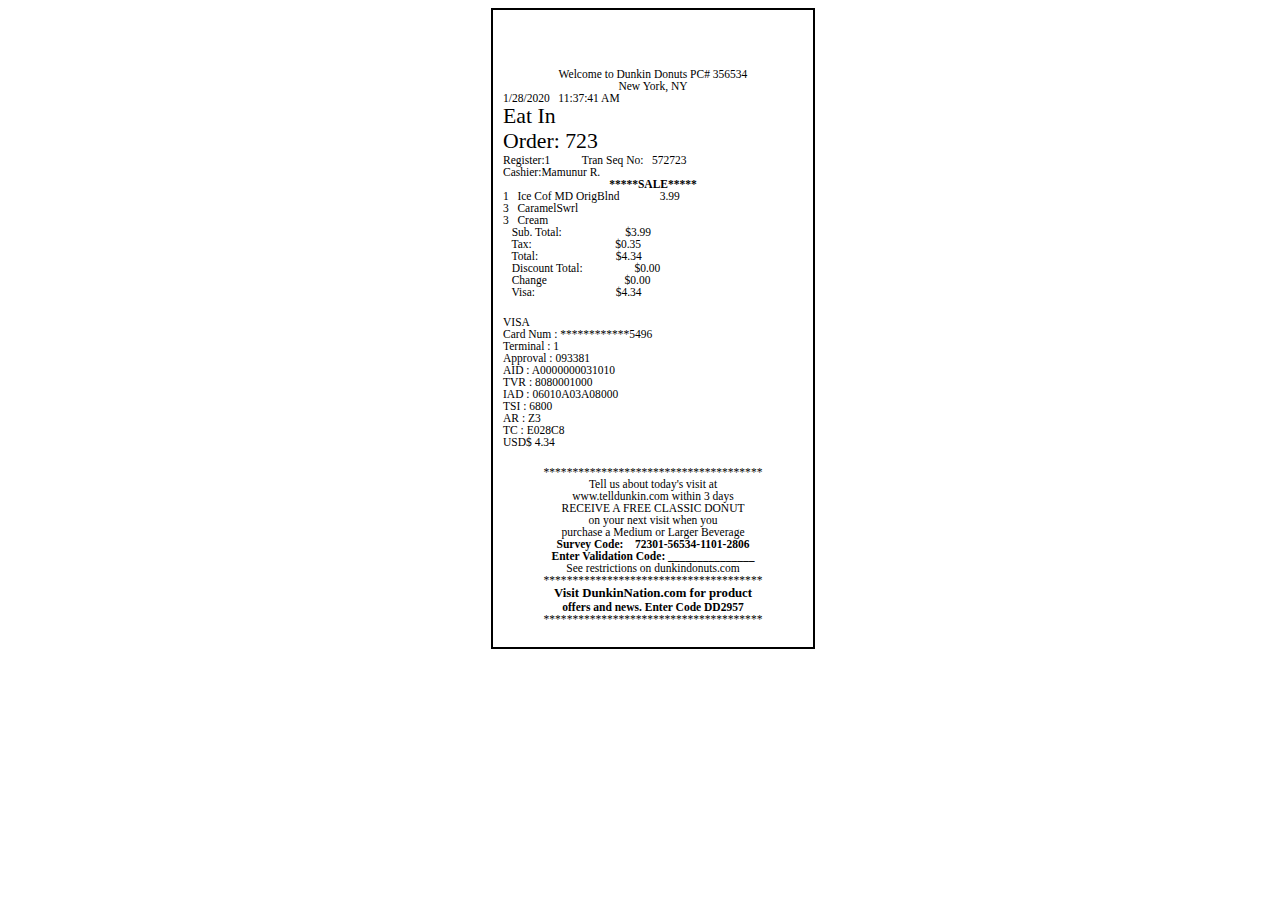
<file: week-1/index-1.html>
<!DOCTYPE html>
<html lang="en">
<head>
    <meta charset="UTF-8">
    <meta name="viewport" content="width=device-width, initial-scale=1.0">
    <meta http-equiv="X-UA-Compatible" content="ie=edge">

    <title>receipt 2</title>
</head>
<body>
    <div class="doc">
        <div class="content">
            <div class="welcome">
                <br/>
                <br/>
                <br/>
                <br/>
                Welcome to Dunkin Donuts PC# 356534 <br/>
                New York, NY
            </div>
            <div class="welcomecont">
                1/28/2020 &nbsp; 11:37:41 AM
            </div>
            <div class="order">
                Eat In <br/>
                Order: 723
            </div>
            <div class="register">
                Register:1 &nbsp; &nbsp; &nbsp; &nbsp; &nbsp; Tran Seq No: &nbsp; 572723 <br/>
                Cashier:Mamunur R. 
            </div>
            <div class="sale">
                <strong>
                *****SALE*****</strong>
            </div>
            <div class="item">
                1 &nbsp; Ice Cof MD OrigBlnd &nbsp;&nbsp;&nbsp;&nbsp;&nbsp;&nbsp;&nbsp;&nbsp;&nbsp;&nbsp;&nbsp;&nbsp; 3.99 <br/>
                3 &nbsp; CaramelSwrl <br/>
                3 &nbsp; Cream <br/>
                &nbsp;&nbsp; Sub. Total: &nbsp;&nbsp;&nbsp;&nbsp;&nbsp;&nbsp;&nbsp;&nbsp;&nbsp;&nbsp;&nbsp;&nbsp;&nbsp;&nbsp;&nbsp;&nbsp;&nbsp;&nbsp;&nbsp;&nbsp; $3.99 <br/>
                &nbsp;&nbsp; Tax: &nbsp;&nbsp;&nbsp;&nbsp;&nbsp;&nbsp;&nbsp;&nbsp;&nbsp;&nbsp;&nbsp;&nbsp;&nbsp;&nbsp;&nbsp;&nbsp;&nbsp;&nbsp;&nbsp;&nbsp;&nbsp;&nbsp;&nbsp;&nbsp;&nbsp;&nbsp;&nbsp; $0.35 <br/>
                &nbsp;&nbsp; Total: &nbsp;&nbsp;&nbsp;&nbsp;&nbsp;&nbsp;&nbsp;&nbsp;&nbsp;&nbsp;&nbsp;&nbsp;&nbsp;&nbsp;&nbsp;&nbsp;&nbsp;&nbsp;&nbsp;&nbsp;&nbsp;&nbsp;&nbsp;&nbsp;&nbsp; $4.34 <br/>
                &nbsp;&nbsp; Discount Total: &nbsp;&nbsp;&nbsp;&nbsp;&nbsp;&nbsp;&nbsp;&nbsp;&nbsp;&nbsp;&nbsp;&nbsp;&nbsp;&nbsp;&nbsp;&nbsp; $0.00 <br/>
                &nbsp;&nbsp; Change &nbsp;&nbsp;&nbsp;&nbsp;&nbsp;&nbsp;&nbsp;&nbsp;&nbsp;&nbsp;&nbsp;&nbsp;&nbsp;&nbsp;&nbsp;&nbsp;&nbsp;&nbsp;&nbsp;&nbsp;&nbsp;&nbsp;&nbsp;&nbsp;&nbsp; $0.00 <br/>
                &nbsp;&nbsp; Visa: &nbsp;&nbsp;&nbsp;&nbsp;&nbsp;&nbsp;&nbsp;&nbsp;&nbsp;&nbsp;&nbsp;&nbsp;&nbsp;&nbsp;&nbsp;&nbsp;&nbsp;&nbsp;&nbsp;&nbsp;&nbsp;&nbsp;&nbsp;&nbsp;&nbsp;&nbsp; $4.34 <br/>

            </div>
            <br/>
            <div class="cardnom">
                VISA <br/>
                Card Num : ************5496 <br/>
                Terminal : 1 <br/>
                Approval : 093381 <br/>
                AID : A0000000031010 <br/>
                TVR : 8080001000 <br/>
                IAD : 06010A03A08000 <br/>
                TSI : 6800 <br/>
                AR : Z3 <br/>
                TC : E028C8 <br/>
                USD$ 4.34 <br/>
            </div>
            <br/>
            <div class="starline1">
                ************************************** <br/>
                Tell us about today's visit at <br/>
                www.telldunkin.com within 3 days <br/>
                RECEIVE A FREE CLASSIC DONUT <br/>
                on your next visit when you <br/>
                purchase a Medium or Larger Beverage <br/>
                <strong>Survey Code: &nbsp;&nbsp; 72301-56534-1101-2806 <br/>
                Enter Validation Code: _______________ <br/></strong>
                See restrictions on dunkindonuts.com <br/>
                ************************************** 

            
            </div>
            <div class="visit">
                <strong>
                Visit DunkinNation.com for product <br/></strong>
            </div>
            <div class="offers">
                <strong>offers and news. Enter Code DD2957 <br/></strong>
                ************************************** <br/>
                <br/>
            </div>

        </div>

    </div>
    
</body>

<style>
    .doc {
     max-width: 300px;
     margin: auto;
}

    .content {
     width: 300px;
     border: 2px solid black;
     padding: 10px;
     margin: 1px;
}

    .welcome {
    font-family: input mono compressed, regular;
    font-size: .9vw; 
    text-align: center;
}

    .welcomecont {
    font-family: input mono compressed, regular;
    font-size: .9vw;   
}

    .order {
    font-family: input mono narrow, regular;
    font-size: 1.7vw;
}

    .register {
    font-family: input mono compressed, regular;
    font-size: .9vw;
}

    .sale {
    font-family: input mono condensed, medium;
    font-size: .9vw;
    text-align: center;
}

    .item {
    font-family: input mono compressed, regular;
    font-size: .9vw; 
     
}

    .cardnom {
    font-family: input mono compressed, regular;
    font-size: .9vw; 
}

    .starline1 {
    font-family: input mono compressed, regular;
    font-size: .9vw; 
    text-align: center;  
}

    .visit{
    font-family: input mono condensed, medium;
    font-size: 1vw;
    text-align: center;
}

    .offers {
    font-family: input mono compressed, regular;
    font-size: .9vw; 
    text-align: center;  
}


</style>
</html>
</file>
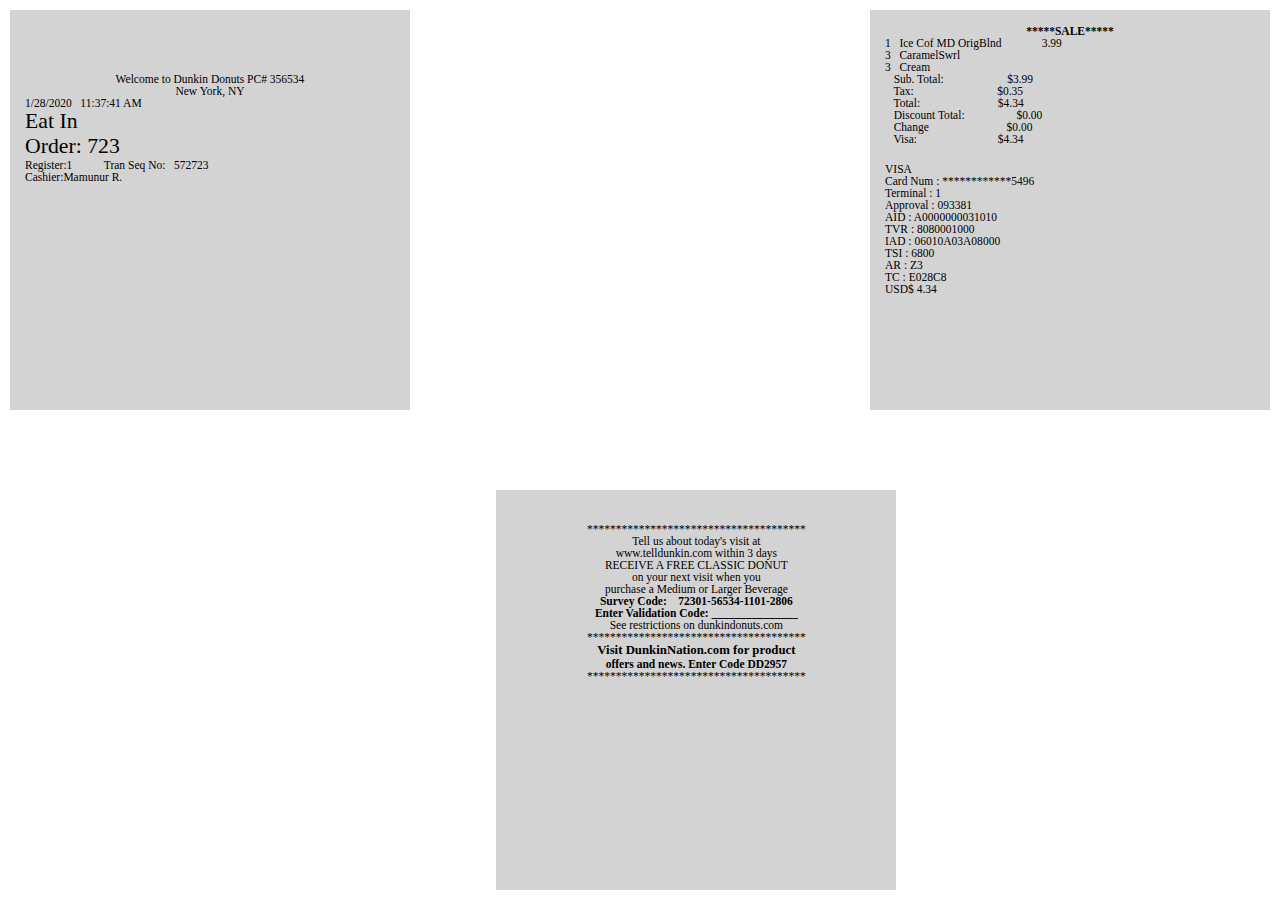
<file: week-2/index-1 copy.html>
<!DOCTYPE html>
<html lang="en">
<head>
    <meta charset="UTF-8">
    <meta name="viewport" content="width=device-width, initial-scale=1.0">
    <meta http-equiv="X-UA-Compatible" content="ie=edge">
    <link rel="stylesheet" type="text/css" href="style-1.css">
    <title>receipt 2</title>
</head>
<body>
    <div class="doc">
        
        <div class="upper-left-box">
            <div class="welcome">
                <br/>
                <br/>
                <br/>
                <br/>
                Welcome to Dunkin Donuts PC# 356534 <br/>
                New York, NY
            </div>
            <div class="welcomecont">
                1/28/2020 &nbsp; 11:37:41 AM
            </div>
            <div class="order">
                Eat In <br/>
                Order: 723
            </div>
            <div class="register">
                Register:1 &nbsp; &nbsp; &nbsp; &nbsp; &nbsp; Tran Seq No: &nbsp; 572723 <br/>
                Cashier:Mamunur R. 
            </div>
        </div> 
        
        <div class="upper-right-box"> 
            <div class="sale">
                <strong>
                *****SALE*****</strong>
            </div>
            <div class="item">
                1 &nbsp; Ice Cof MD OrigBlnd &nbsp;&nbsp;&nbsp;&nbsp;&nbsp;&nbsp;&nbsp;&nbsp;&nbsp;&nbsp;&nbsp;&nbsp; 3.99 <br/>
                3 &nbsp; CaramelSwrl <br/>
                3 &nbsp; Cream <br/>
                &nbsp;&nbsp; Sub. Total: &nbsp;&nbsp;&nbsp;&nbsp;&nbsp;&nbsp;&nbsp;&nbsp;&nbsp;&nbsp;&nbsp;&nbsp;&nbsp;&nbsp;&nbsp;&nbsp;&nbsp;&nbsp;&nbsp;&nbsp; $3.99 <br/>
                &nbsp;&nbsp; Tax: &nbsp;&nbsp;&nbsp;&nbsp;&nbsp;&nbsp;&nbsp;&nbsp;&nbsp;&nbsp;&nbsp;&nbsp;&nbsp;&nbsp;&nbsp;&nbsp;&nbsp;&nbsp;&nbsp;&nbsp;&nbsp;&nbsp;&nbsp;&nbsp;&nbsp;&nbsp;&nbsp; $0.35 <br/>
                &nbsp;&nbsp; Total: &nbsp;&nbsp;&nbsp;&nbsp;&nbsp;&nbsp;&nbsp;&nbsp;&nbsp;&nbsp;&nbsp;&nbsp;&nbsp;&nbsp;&nbsp;&nbsp;&nbsp;&nbsp;&nbsp;&nbsp;&nbsp;&nbsp;&nbsp;&nbsp;&nbsp; $4.34 <br/>
                &nbsp;&nbsp; Discount Total: &nbsp;&nbsp;&nbsp;&nbsp;&nbsp;&nbsp;&nbsp;&nbsp;&nbsp;&nbsp;&nbsp;&nbsp;&nbsp;&nbsp;&nbsp;&nbsp; $0.00 <br/>
                &nbsp;&nbsp; Change &nbsp;&nbsp;&nbsp;&nbsp;&nbsp;&nbsp;&nbsp;&nbsp;&nbsp;&nbsp;&nbsp;&nbsp;&nbsp;&nbsp;&nbsp;&nbsp;&nbsp;&nbsp;&nbsp;&nbsp;&nbsp;&nbsp;&nbsp;&nbsp;&nbsp; $0.00 <br/>
                &nbsp;&nbsp; Visa: &nbsp;&nbsp;&nbsp;&nbsp;&nbsp;&nbsp;&nbsp;&nbsp;&nbsp;&nbsp;&nbsp;&nbsp;&nbsp;&nbsp;&nbsp;&nbsp;&nbsp;&nbsp;&nbsp;&nbsp;&nbsp;&nbsp;&nbsp;&nbsp;&nbsp;&nbsp; $4.34 <br/>
            </div>
            <br/>
            <div class="cardnom">
                VISA <br/>
                Card Num : ************5496 <br/>
                Terminal : 1 <br/>
                Approval : 093381 <br/>
                AID : A0000000031010 <br/>
                TVR : 8080001000 <br/>
                IAD : 06010A03A08000 <br/>
                TSI : 6800 <br/>
                AR : Z3 <br/>
                TC : E028C8 <br/>
                USD$ 4.34 <br/>
            </div>
        </div>

        <div class="lower-middle-box">
            <br/>
            <div class="starline1">
                ************************************** <br/>
                Tell us about today's visit at <br/>
                www.telldunkin.com within 3 days <br/>
                RECEIVE A FREE CLASSIC DONUT <br/>
                on your next visit when you <br/>
                purchase a Medium or Larger Beverage <br/>
                <strong>Survey Code: &nbsp;&nbsp; 72301-56534-1101-2806 <br/>
                Enter Validation Code: _______________ <br/></strong>
                See restrictions on dunkindonuts.com <br/>
                ************************************** 

            
            </div>
            <div class="visit">
                <strong>
                Visit DunkinNation.com for product <br/></strong>
            </div>
            <div class="offers">
                <strong>offers and news. Enter Code DD2957 <br/></strong>
                ************************************** <br/>
                <br/>
            </div>
        </div>


        </div>

    </div>
</body>

</html>
</file>
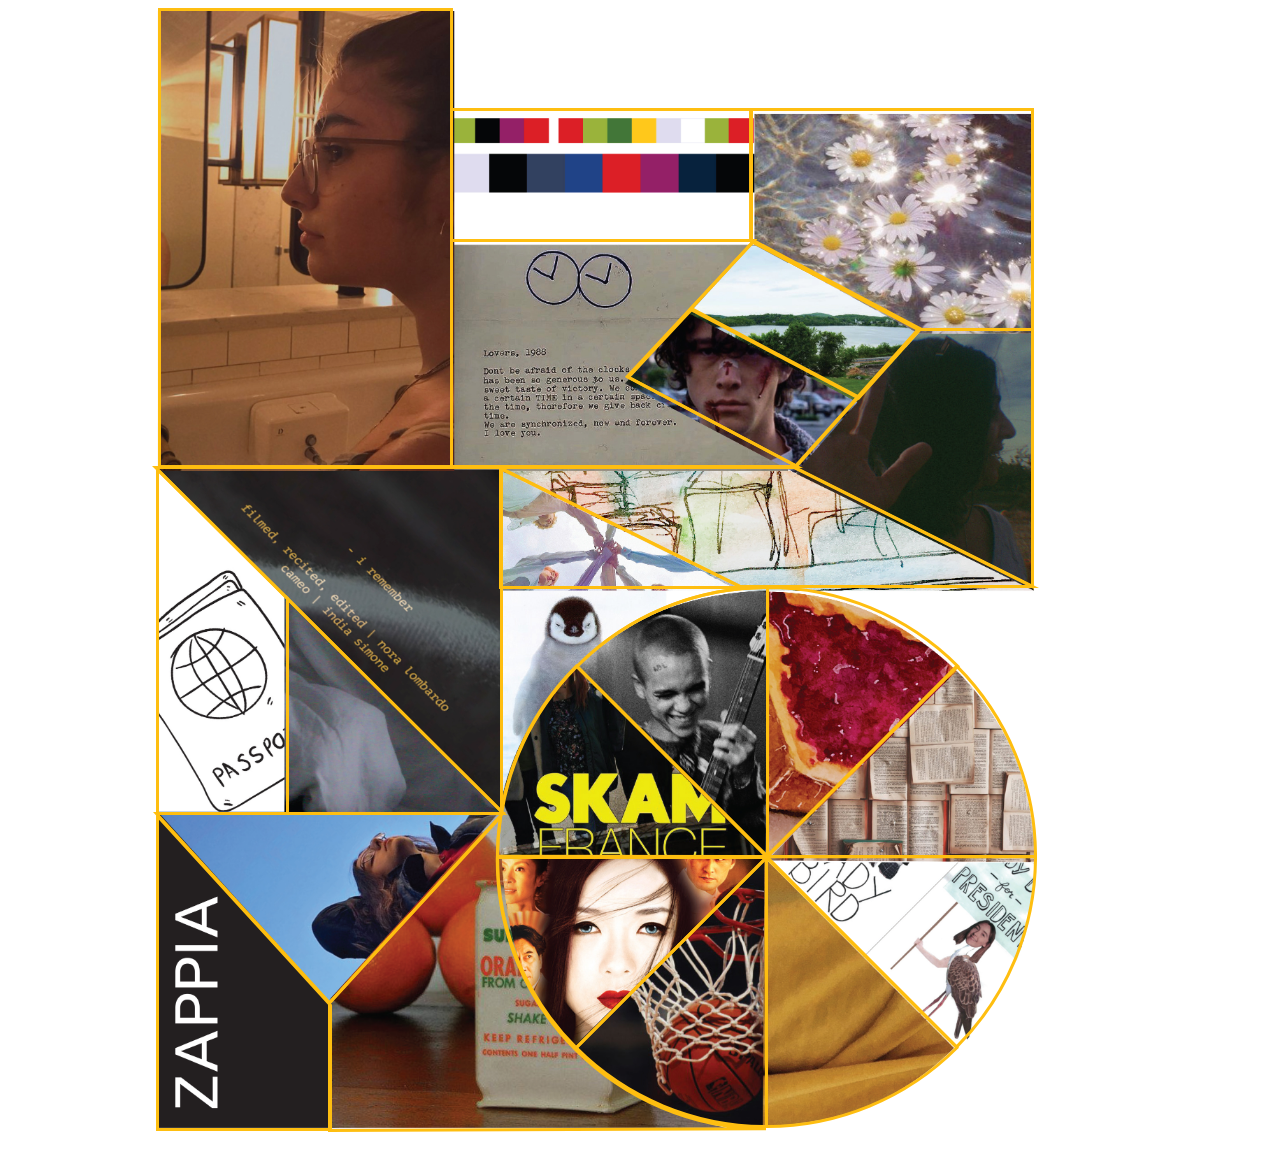
<file: week-4:5/whoisnora.html>
<!DOCTYPE html>
<html lang="en">
<head>
    <meta charset="UTF-8">
    <meta name="viewport" content="width=device-width, initial-scale=1.0">
    <meta http-equiv="X-UA-Compatible" content="ie=edge">
    <link rel="stylesheet" type="text/css" href="whoisnora.css">
    <title>WHOISNORA</title>
</head>
<body>
    <div class="content">

        <div id="canvas">
            <img src="canvas.jpg" width="890" ></img>
        </div>


        <div class="self-portrait">
            <img src="selfportrait.svg"></img>
        </div>
        
        <div class="fullname">
            <img src="fullname.svg" ></div></img>
        </div>

        <div class="nicknames">
            <img src="nicknames.svg"></img>
        </div>

        <div class="hobbies">
            <img src="hobbies.svg"></img>
        </div>

        <div class="placeborn">
            <img src="placeborn.svg"></img>
        </div>
        
        <div class="birthday">
            <img src="birthday.svg"></img>
        </div>

        <div class="myfamily">
            <img src="myfamily.svg"></img>
        </div>

        <div class="lived">
            <img src="placeslived.svg"></img>
        </div>

        <div class="person">
            <img src="lookupto.svg"></img>
        </div>

        <div class="accomplishment">
            <img src="proudof.svg"></img>
        </div>

        <div class="never">
            <img src="ihavenever.svg"></img>
        </div>

        <div class="pasttime">
            <img src="freetime.svg"></img>
        </div>

        <div class="pets">
            <img src="pets.svg"></img>
        </div>

        <div class="recent">
            <img src="recentmem.svg"></img>
        </div>

        <div class="teacher">
            <img src="goodteacher.svg"></img>
        </div>

        <div class="childhood">
            <img src="childhoodmem.svg"></img>
        </div>

        <div class="tv">
            <img src="tvshow.svg"></img>
        </div>

        <div class="music">
            <img src="music.svg"></img>
        </div>

        <div class="food">
            <img src="food.svg"></img>
        </div>

        <div class="subject">
            <img src="class.svg"></img>
        </div>

        <div class="movie">
            <img src="movie.svg"></img>
        </div>

        <div class="colour">
            <img src="colour.svg"></img>
        </div>

        <div class="sport">
            <img src="sport.svg"></img>
        </div>

        <div class="book">
            <img src="book.svg"></img>
        </div>


    </div>
    
</body>
</html>
</file>
<file: week-2/style-1.css>
.doc {
    max-width:300px;
    margin: auto;
}

   .content {
    width: 300px;
    border: 2px solid black;
    padding: 10px;
    margin: 1px;
}

   .welcome {
   font-family: input mono compressed, regular;
   font-size: .9vw; 
   text-align: center;
}

   .welcomecont {
   font-family: input mono compressed, regular;
   font-size: .9vw;   
}

   .order {
   font-family: input mono narrow, regular;
   font-size: 1.7vw;
}

   .register {
   font-family: input mono compressed, regular;
   font-size: .9vw;
}

   .sale {
   font-family: input mono condensed, medium;
   font-size: .9vw;
   text-align: center;
}

   .item {
   font-family: input mono compressed, regular;
   font-size: .9vw; 
    
}

   .cardnom {
   font-family: input mono compressed, regular;
   font-size: .9vw; 
}

   .starline1 {
   font-family: input mono compressed, regular;
   font-size: .9vw; 
   text-align: center;  
}

   .visit{
   font-family: input mono condensed, medium;
   font-size: 1vw;
   text-align: center;
}

   .offers {
   font-family: input mono compressed, regular;
   font-size: .9vw; 
   text-align: center;  
}


.upper-left-box {
    
    background-color: lightgray;
    width: 370px;
    height: 370px;
    position:absolute;
    top:0;
    left:0;
    margin: 10px;
    padding: 15px;
}

.upper-right-box {
    
    background-color: lightgray;
    width: 370px;
    height: 370px;
    position:absolute;
    top:0;
    right:0;
    margin: 10px;
    padding: 15px;
}

.lower-middle-box {
  
   background-color: lightgray;
   width: 370px;
   height: 370px;
   position:absolute;
   bottom:0;
   left:38%;
   margin: 10px;
   padding: 15px;
}
</file>
<file: week-4:5/whoisnora.css>
/*html{
    text-align: center;
}*/

.self-portrait{
    width: 295px;
    height: auto;
    background-size: cover;
    position:absolute;
    padding-left:150px;
}

.fullname {
    width:302.27px;
    height:auto;
    position: absolute;
    padding-left:442px;
    padding-top:100px;
}

.nicknames {
    width:284.4px;
    height:auto;
    position:absolute;
    top:80;
    padding-left:742px;
    padding-top:100px;
}

.hobbies{
    width:352.64px;
    height: auto;
    position:absolute;
    padding-left:442px;
    padding-top:239px;
    top:0;
}

.placeborn{
    width:235.25px;
    height: auto;
    position:absolute;
    padding-left:680px;
    padding-top:239px;
    top:0;
}

.birthday{
    width:235.25px;
    position:absolute;
    padding-top:307px;
    padding-left:618px;
    top:0;
}

.myfamily{
    width:242.5px;
    height: auto;
    position: absolute;
	padding-left:784px;
	padding-top:320px;
}

.lived{
    width: 545.71px;
    height: auto;
    position: absolute;
    padding-left:485px;
	padding-top:458px;
}

.person{
    width: 248.94px;
    height: auto;
    position: absolute;
    padding-left:491px;
	padding-top:458px; 
}

.accomplishment {
    width: 350.88px;
    height: auto;
    position: absolute;
    padding-left:144px;
	padding-top:458px;
}

.never{
    width: 132.63px;
    height: auto;
    position: absolute;
    padding-left:148px;
	padding-top:458px;
}

.pasttime{
    width: 221.25px;
    height: auto;
    position: absolute;
    padding-left:278px;
	padding-top:587px;
}

.pets{
    width: 267.01px;
    height: auto;
    position: absolute;
    padding-left:492px;
	padding-top:578px;
}

.recent{
    width: 352.54px;
    height: auto;
    position: absolute;
    padding-left:145px;
	padding-top:804px;
}

.teacher{
    width: 175.87px;
    height: auto;
    position: absolute;
    padding-left:148px;
	padding-top:804px;  
}

.childhood{
    width: 438.41px;
    height: auto;
    position: absolute;
    padding-left:320px;
	padding-top:804px; 
}

.tv{
    width: 274.15px;
    height: auto;
    position: absolute;
    padding-left:488px;
	padding-top:656px; 
}

.music{
    width: 193.85px;
    height: auto;
    position: absolute;
    padding-left: 567px;
	padding-top: 578px;  
}

.food{
    width: 193.96px;
    height: auto;
    position: absolute;
    padding-left: 758px;
	padding-top: 578px; 
}

.subject{
    width: 274.15px;
    height: auto;
    position: absolute;
    padding-left: 755px;
	padding-top: 656px; 
}

.movie{
    width: 274.15px;
    height: auto;
    position: absolute;
    padding-left: 755px;
	padding-top: 847px;
}

.colour {
    width: 193.85px;
    height: auto;
    position: absolute;
    padding-left: 757px;
	padding-top: 846px;
}

.sport{
    width: 193.96px;
    height: auto;
    position: absolute;
    padding-left: 566px;
	padding-top: 846px;
}

.book{
    width: 274.15px;
    height: auto;
    position: absolute;
    padding-left: 488px;
	padding-top: 848px;
}

#canvas{
    max-width: 50%;
    height: auto;
    background-size: cover;
    position:absolute;
    top:11px;
    padding-left:138px; 
}
</file>
